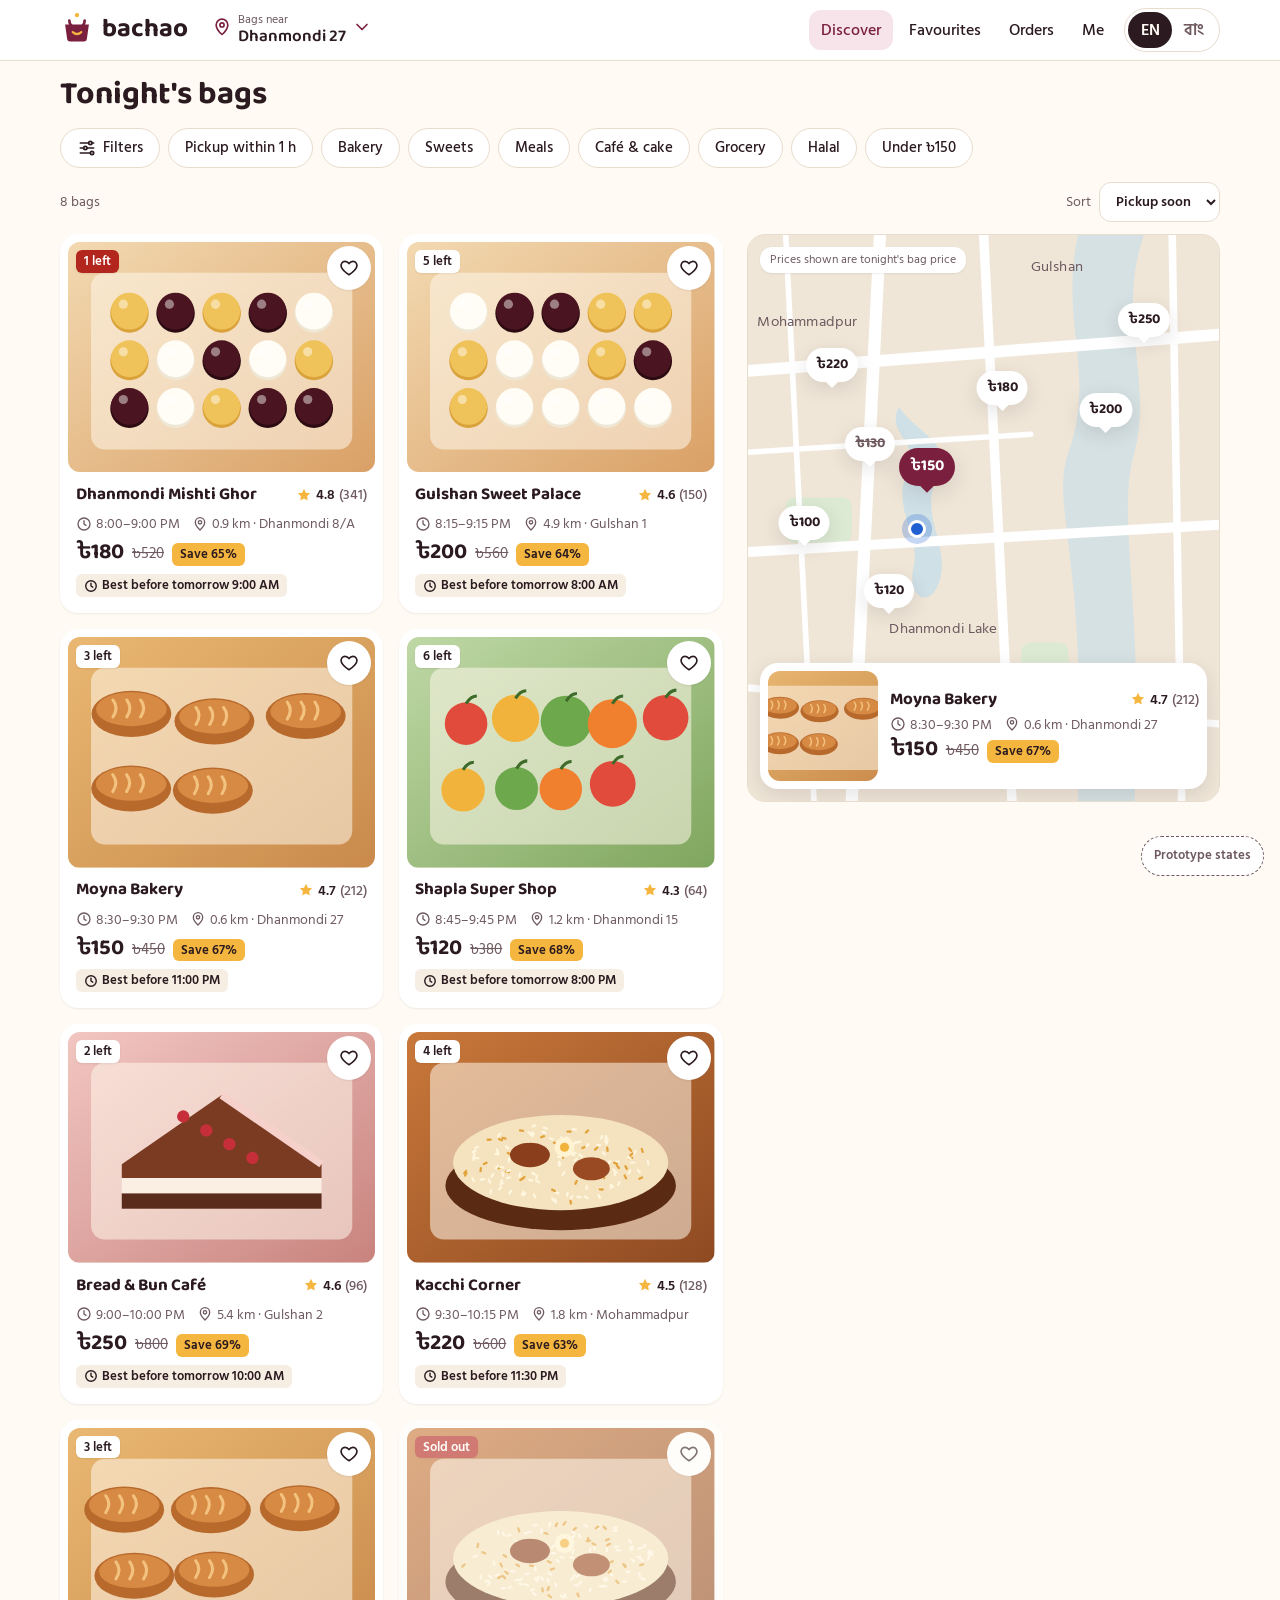
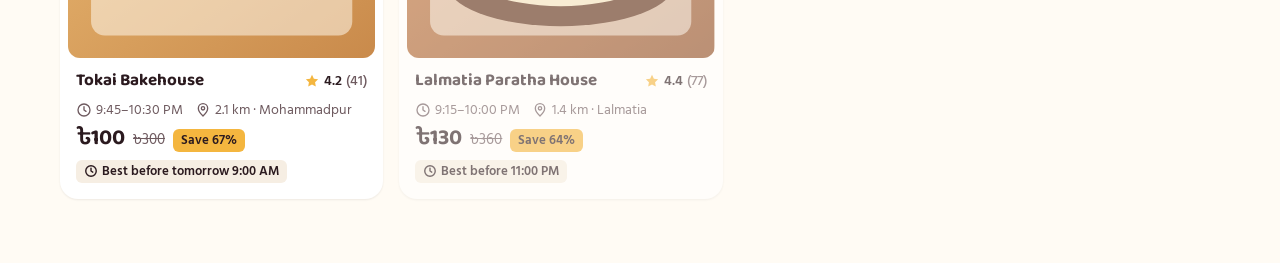
<file: prototype/app.html>
<!doctype html>
<html lang="en">
<head>
<meta charset="utf-8">
<meta name="viewport" content="width=device-width, initial-scale=1, viewport-fit=cover">
<title>Bachao App</title>
<meta name="theme-color" content="#7A1F3D">
<link rel="preconnect" href="https://fonts.googleapis.com">
<link rel="preconnect" href="https://fonts.gstatic.com" crossorigin>
<link rel="stylesheet" href="https://fonts.googleapis.com/css2?family=Baloo+Da+2:wght@500;600;700&family=Hind+Siliguri:wght@400;500;600&display=swap">
<link rel="stylesheet" href="assets/tokens.css">
<style>
  /* Buyer app. Layout: phone column with sticky top bar + bottom nav; from 900px a top header, list+map split and detail with sticky side panel. */
  :root { padding-top: env(safe-area-inset-top, 0px); }
  body { min-height: 100vh; }
  body::before { content: ""; position: fixed; inset: 0 0 auto; height: env(safe-area-inset-top, 0px); z-index: 30; background: var(--surface); }

  .topbar { position: sticky; top: env(safe-area-inset-top, 0px); z-index: 25; background: var(--surface); border-bottom: 1px solid var(--line); }
  .topbar .wrap { display: flex; align-items: center; gap: var(--s2); min-height: 60px; }
  .topbar .logo { display: none; }
  .area-btn { display: inline-flex; align-items: center; gap: 6px; min-height: 44px; border: 0; background: none; padding: 0 var(--s2) 0 0; cursor: pointer; text-align: left; min-width: 0; }
  .area-btn .lbl { display: grid; line-height: 1.2; min-width: 0; }
  .area-btn small { color: var(--muted); font-size: 12px; }
  .area-btn b { font: 600 17px/1.2 var(--font-display); white-space: nowrap; overflow: hidden; text-overflow: ellipsis; }
  .area-btn .icon { color: var(--primary); }
  .topbar .spacer { flex: 1; }
  .topbar .desk-nav { display: none; gap: var(--s1); }
  .topbar .desk-nav a { padding: var(--s2) var(--s3); border-radius: var(--r-md); color: var(--ink); text-decoration: none; font-weight: 500; }
  .topbar .desk-nav a[aria-current="page"] { background: var(--primary-soft); color: var(--primary); }
  @media (min-width: 900px) { .topbar .logo { display: inline-flex; margin-right: var(--s4); } .topbar .desk-nav { display: flex; } }

  .offline-banner { background: var(--warn-bg); color: var(--warn); font-size: 14px; font-weight: 500; }
  .offline-banner .wrap { display: flex; gap: var(--s2); align-items: center; padding-block: var(--s2); }

  main { padding-bottom: calc(96px + env(safe-area-inset-bottom, 0px)); }
  @media (min-width: 900px) { main { padding-bottom: var(--s8); } }

  /* bottom nav */
  .bottom-nav { position: fixed; left: 0; right: 0; bottom: 0; z-index: 25; background: var(--surface); border-top: 1px solid var(--line); display: grid; grid-template-columns: repeat(4, 1fr); padding: 4px max(8px, env(safe-area-inset-right, 0px)) calc(4px + env(safe-area-inset-bottom, 0px)) max(8px, env(safe-area-inset-left, 0px)); }
  .bottom-nav a { display: grid; justify-items: center; gap: 2px; min-height: 56px; align-content: center; text-decoration: none; color: var(--muted); font-size: 12px; font-weight: 600; position: relative; }
  .bottom-nav a .icon { width: 24px; height: 24px; }
  .bottom-nav a[aria-current="page"] { color: var(--primary); }
  .bottom-nav a[aria-current="page"] .icon { fill: var(--primary-soft); }
  .bottom-nav a[aria-current="page"]::before { content: ""; position: absolute; top: -4px; width: 32px; height: 3px; border-radius: 0 0 3px 3px; background: var(--primary); }
  @media (min-width: 900px) { .bottom-nav { display: none; } }
  body.no-nav .bottom-nav { display: none; }

  /* discover */
  .disc-head { display: grid; grid-template-columns: minmax(0, 1fr); gap: var(--s3); padding-block: var(--s4) var(--s3); }
  .disc-head h1 { font-size: clamp(24px, 4vw, 32px); }
  .toolbar { display: flex; align-items: center; gap: var(--s2); flex-wrap: wrap; justify-content: space-between; }
  .seg { display: inline-flex; background: var(--sunken); border-radius: var(--r-pill); padding: 3px; }
  .seg button { min-height: 40px; padding: 0 var(--s4); border: 0; background: none; border-radius: var(--r-pill); font-weight: 600; display: inline-flex; align-items: center; gap: 6px; cursor: pointer; color: var(--muted); }
  .seg button[aria-pressed="true"] { background: var(--surface); color: var(--ink); box-shadow: var(--sh-1); }
  .sort { display: inline-flex; align-items: center; gap: var(--s2); font-size: 14px; color: var(--muted); }
  .sort select { min-height: 40px; border: 1.5px solid var(--line); border-radius: var(--r-md); background: var(--surface); padding: 0 var(--s3); font-weight: 600; color: var(--ink); }
  .chip-row { display: flex; gap: var(--s2); align-items: center; }
  .chip-row .chips { flex: 1; min-width: 0; }
  .count { font-size: 14px; color: var(--muted); }
  .results { display: grid; gap: var(--s4); grid-template-columns: repeat(auto-fill, minmax(min(100%, 280px), 1fr)); }
  .disc-body { display: grid; gap: var(--s5); }
  .map-pane { display: none; }
  .disc-body.show-map .map-pane { display: block; }
  .disc-body.show-map .list-pane { display: none; }
  @media (min-width: 900px) {
    .disc-body { grid-template-columns: minmax(0, 1fr) minmax(0, 1fr); align-items: start; }
    .disc-body .map-pane, .disc-body.show-map .map-pane { display: block; position: sticky; top: 76px; }
    .disc-body.show-map .list-pane { display: block; }
    .seg { display: none; }
    .results { grid-template-columns: repeat(2, minmax(0, 1fr)); }
  }
  @media (min-width: 1200px) { .disc-body { grid-template-columns: 1.4fr 1fr; } .results { grid-template-columns: repeat(2, minmax(0, 1fr)); } }

  .map { position: relative; aspect-ratio: 4 / 5; max-width: 100%; border-radius: var(--r-lg); overflow: hidden; background: var(--map-land); border: 1px solid var(--line); }
  @media (min-width: 900px) { .map { aspect-ratio: 5 / 6; } }
  .map svg.base { position: absolute; inset: 0; width: 100%; height: 100%; }
  .pin { position: absolute; transform: translate(-50%, -100%); border: 0; background: var(--surface); color: var(--ink); font: 700 14px/1 var(--font-display); padding: 8px 10px; border-radius: var(--r-pill); box-shadow: var(--sh-2); cursor: pointer; min-height: 34px; white-space: nowrap; transition: transform var(--t-base) var(--ease); }
  .pin::after { content: ""; position: absolute; left: 50%; bottom: -6px; transform: translateX(-50%); border: 6px solid transparent; border-top-color: var(--surface); border-bottom: 0; }
  .pin.sel { background: var(--primary); color: var(--on-primary); transform: translate(-50%, -100%) scale(1.12); z-index: 2; }
  .pin.sel::after { border-top-color: var(--primary); }
  .pin.out { color: var(--muted); text-decoration: line-through; }
  .you { position: absolute; width: 18px; height: 18px; border-radius: 50%; background: var(--focus); border: 3px solid var(--surface); box-shadow: 0 0 0 6px color-mix(in srgb, var(--focus) 25%, transparent); transform: translate(-50%, -50%); }
  .map-card { position: absolute; left: var(--s3); right: var(--s3); bottom: var(--s3); }
  .map-card .bag-card { grid-template-columns: 110px 1fr; align-items: center; padding: var(--s2); box-shadow: var(--sh-2); }
  .map-card .bag-card .photo { aspect-ratio: 1; }
  .map-card .bag-card .photo .badge-left { display: none; }
  .map-card .bag-card .body { padding: 0; gap: 4px; }
  .map-card .bag-card .foot .badge-best, .map-card .bag-card .fav { display: none; }
  .map-legend { position: absolute; top: var(--s3); left: var(--s3); background: var(--surface); border-radius: var(--r-md); padding: 4px 10px; font-size: 12px; color: var(--muted); box-shadow: var(--sh-1); }

  /* detail */
  .back-row { display: flex; align-items: center; justify-content: space-between; padding-block: var(--s2); }
  .detail { display: grid; gap: var(--s5); }
  @media (min-width: 900px) { .detail { grid-template-columns: minmax(0, 1.5fr) minmax(320px, 1fr); align-items: start; gap: var(--s6); } }
  .gallery { display: grid; grid-auto-flow: column; grid-auto-columns: 100%; overflow-x: auto; scroll-snap-type: x mandatory; gap: var(--s2); border-radius: var(--r-lg); scrollbar-width: none; }
  .gallery::-webkit-scrollbar { display: none; }
  .gallery .photo { scroll-snap-align: start; border-radius: var(--r-lg); }
  .dots { display: flex; justify-content: center; gap: 6px; margin-top: var(--s2); }
  .dots span { width: 6px; height: 6px; border-radius: 50%; background: var(--line); }
  .dots span.on { background: var(--primary); width: 18px; border-radius: 3px; }
  .d-main { display: grid; gap: var(--s5); min-width: 0; }
  .d-title { display: grid; gap: var(--s2); }
  .d-title .row { display: flex; flex-wrap: wrap; gap: var(--s2); align-items: center; }
  .block { display: grid; gap: var(--s3); padding-top: var(--s5); border-top: 1px solid var(--line); }
  .block h2 { font-size: 20px; }
  .kv { display: grid; grid-template-columns: auto 1fr; gap: var(--s2) var(--s4); font-size: 15px; }
  .kv dt { color: var(--muted); }
  .kv dd { margin: 0; font-weight: 500; min-width: 0; overflow-wrap: anywhere; }
  .pickup-card { display: grid; gap: var(--s3); background: var(--sunken); border-radius: var(--r-lg); padding: var(--s4); }
  .pickup-card .big { font: 700 22px/1.2 var(--font-display); }
  .countdown { display: inline-flex; align-items: center; gap: 6px; font-weight: 600; font-size: 14px; color: var(--success); }
  .countdown.later { color: var(--muted); }
  .allergens { display: flex; flex-wrap: wrap; gap: var(--s2); }
  .mini-map { position: relative; aspect-ratio: 16 / 7; max-width: 100%; border-radius: var(--r-md); overflow: hidden; background: var(--map-land); }
  .mini-map svg { position: absolute; inset: 0; width: 100%; height: 100%; }
  .mini-map .pin { left: 50%; top: 58%; }
  .row-btns { display: flex; gap: var(--s2); flex-wrap: wrap; }
  .scores { display: grid; gap: var(--s2); }
  .score { display: grid; grid-template-columns: 90px 1fr 32px; gap: var(--s3); align-items: center; font-size: 14px; }
  .bar { height: 8px; border-radius: 4px; background: var(--sunken); overflow: hidden; }
  .bar i { display: block; height: 100%; background: var(--haldi); border-radius: 4px; }
  .review { display: grid; gap: 4px; padding-block: var(--s3); border-bottom: 1px solid var(--line); }
  .review:last-child { border-bottom: 0; }
  .review .who { display: flex; justify-content: space-between; font-size: 14px; color: var(--muted); }
  .review .who b { color: var(--ink); }
  .toggle-row { display: flex; align-items: center; justify-content: space-between; gap: var(--s3); min-height: 52px; }
  .switch { position: relative; width: 52px; height: 32px; flex: none; }
  .switch input { position: absolute; inset: 0; opacity: 0; margin: 0; cursor: pointer; z-index: 1; }
  .switch span { position: absolute; inset: 0; border-radius: 16px; background: var(--line); transition: background var(--t-base); }
  .switch span::after { content: ""; position: absolute; left: 4px; top: 4px; width: 24px; height: 24px; border-radius: 50%; background: var(--surface); box-shadow: var(--sh-1); transition: transform var(--t-base) var(--ease); }
  .switch input:checked + span { background: var(--primary); }
  .switch input:checked + span::after { transform: translateX(20px); }
  .switch input:focus-visible + span { outline: 3px solid var(--focus); outline-offset: 2px; }

  .side { display: grid; gap: var(--s4); }
  .buy-card { display: grid; gap: var(--s3); background: var(--surface); border: 1px solid var(--line); border-radius: var(--r-lg); padding: var(--s5); }
  .cta-bar { position: fixed; left: 0; right: 0; bottom: 0; z-index: 26; background: var(--surface); border-top: 1px solid var(--line); box-shadow: var(--sh-2); padding: var(--s3) max(16px, env(safe-area-inset-right, 0px)) calc(var(--s3) + env(safe-area-inset-bottom, 0px)) max(16px, env(safe-area-inset-left, 0px)); display: flex; gap: var(--s3); align-items: center; justify-content: space-between; }
  .cta-bar .price .was, .cta-bar .price .badge { font-size: 13px; }
  .cta-bar .btn { flex: 1 1 auto; max-width: 260px; }
  .cta-sub { font-size: 12px; color: var(--muted); }
  .buy-card .cta-desk { display: none; }
  @media (min-width: 900px) {
    .side { position: sticky; top: 80px; }
    .cta-bar { display: none; }
    .buy-card .cta-desk { display: flex; }
  }

  /* checkout */
  .narrow { max-width: 640px; margin-inline: auto; display: grid; gap: var(--s5); }
  .summary { display: grid; grid-template-columns: 88px 1fr; gap: var(--s3); align-items: center; background: var(--surface); border-radius: var(--r-lg); padding: var(--s3); border: 1px solid var(--line); }
  .summary .photo { aspect-ratio: 1; }
  .summary > div { min-width: 0; display: grid; gap: 4px; }
  .stepper { display: inline-flex; align-items: center; border: 1.5px solid var(--line); border-radius: var(--r-pill); background: var(--surface); }
  .stepper button { width: 48px; height: 48px; border: 0; background: none; border-radius: 50%; display: grid; place-items: center; cursor: pointer; color: var(--primary); }
  .stepper button:disabled { color: var(--line); cursor: not-allowed; }
  .stepper output { min-width: 32px; text-align: center; font: 700 20px/1 var(--font-display); }
  .pay-list { display: grid; gap: var(--s2); border: 0; padding: 0; margin: 0; }
  .pay-opt { position: relative; display: grid; grid-template-columns: 44px 1fr 24px; gap: var(--s3); align-items: center; padding: var(--s3) var(--s4); background: var(--surface); border: 1.5px solid var(--line); border-radius: var(--r-md); cursor: pointer; min-height: 64px; }
  .pay-opt input { position: absolute; opacity: 0; }
  .pay-opt .logo-box { width: 44px; height: 32px; border-radius: var(--r-sm); display: grid; place-items: center; font: 700 11px/1 var(--font-body); color: #fff; }
  .pay-opt .radio { width: 22px; height: 22px; border-radius: 50%; border: 2px solid var(--line); display: grid; place-items: center; }
  .pay-opt:has(input:checked) { border-color: var(--primary); background: var(--primary-soft); }
  .pay-opt:has(input:checked) .radio { border-color: var(--primary); }
  .pay-opt:has(input:checked) .radio::after { content: ""; width: 10px; height: 10px; border-radius: 50%; background: var(--primary); }
  .pay-opt:has(input:focus-visible) { outline: 3px solid var(--focus); outline-offset: 2px; }
  .pay-opt .t { display: grid; gap: 2px; min-width: 0; }
  .pay-opt .t small { color: var(--muted); font-size: 13px; }
  .rule { display: flex; gap: var(--s2); background: var(--warn-bg); color: var(--warn); padding: var(--s3); border-radius: var(--r-md); font-size: 14px; }
  .rule .icon { flex: none; margin-top: 2px; }
  .totals { display: grid; gap: var(--s2); }
  .totals .line { display: flex; justify-content: space-between; font-size: 15px; }
  .totals .line.total { font: 700 20px/1.2 var(--font-display); border-top: 1px dashed var(--line); padding-top: var(--s3); }
  .totals .line.saving { color: var(--success); font-weight: 600; }
  .alert { display: flex; gap: var(--s3); padding: var(--s4); border-radius: var(--r-md); background: var(--error-bg); color: var(--error); }
  .alert .icon { flex: none; width: 22px; height: 22px; }
  .alert b { display: block; }
  .alert p { color: var(--ink); font-size: 15px; }
  .fine { font-size: 13px; color: var(--muted); }

  /* OTP */
  .otp { display: grid; grid-template-columns: repeat(6, minmax(0, 1fr)); gap: var(--s2); }
  .otp input { width: 100%; height: 56px; text-align: center; font: 700 24px/1 var(--font-display); border: 1.5px solid var(--line); border-radius: var(--r-md); background: var(--surface); }
  .otp input:focus { outline: none; border-color: var(--primary); box-shadow: 0 0 0 3px var(--primary-soft); }
  .phone-row { display: flex; gap: var(--s2); }
  .phone-row .cc { flex: none; display: grid; place-items: center; padding: 0 var(--s3); border: 1.5px solid var(--line); border-radius: var(--r-md); background: var(--sunken); font-weight: 600; }

  /* order / ticket */
  .done-head { display: grid; justify-items: center; text-align: center; gap: var(--s2); padding-top: var(--s4); }
  .done-head .tick { width: 56px; height: 56px; border-radius: 50%; background: var(--success-bg); color: var(--success); display: grid; place-items: center; }
  .done-head .tick .icon { width: 30px; height: 30px; stroke-width: 3; }
  .ticket { background: var(--surface); border-radius: var(--r-lg); box-shadow: var(--sh-2); overflow: hidden; }
  .ticket .top { padding: var(--s5); display: grid; justify-items: center; gap: var(--s3); text-align: center; }
  .qr-box { background: #FFFFFF; padding: 12px; border-radius: var(--r-md); border: 1px solid var(--line); }
  .qr-box canvas { display: block; width: 168px; height: 168px; image-rendering: pixelated; }
  .code { font: 700 52px/1 var(--font-display); letter-spacing: .18em; color: var(--primary); padding-left: .18em; }
  .tear { height: 24px; position: relative; background: radial-gradient(circle at 0 50%, var(--bg) 12px, transparent 12.5px) left / 50% 100% no-repeat, radial-gradient(circle at 100% 50%, var(--bg) 12px, transparent 12.5px) right / 50% 100% no-repeat; }
  .tear::after { content: ""; position: absolute; left: 20px; right: 20px; top: 50%; border-top: 2px dashed var(--line); }
  .ticket .bottom { padding: var(--s4) var(--s5) var(--s5); display: grid; gap: var(--s3); }
  .big-count { font: 700 28px/1.1 var(--font-display); }
  .tip { display: flex; gap: var(--s2); font-size: 14px; color: var(--muted); align-items: center; }
  .phone-num { font-weight: 600; user-select: all; }

  /* demo controls */
  .demo-btn { position: fixed; right: max(16px, env(safe-area-inset-right, 0px)); bottom: calc(84px + env(safe-area-inset-bottom, 0px)); z-index: 24; border: 1.5px dashed var(--muted); background: var(--surface); color: var(--muted); border-radius: var(--r-pill); min-height: 40px; padding: 0 var(--s3); font-size: 13px; font-weight: 600; cursor: pointer; }
  body:not(.on-discover) .demo-btn { display: none; }
  @media (min-width: 900px) { .demo-btn { bottom: var(--s5); } }
  .demo-inline { justify-self: center; border: 1.5px dashed var(--muted); background: none; color: var(--muted); border-radius: var(--r-pill); min-height: 40px; padding: 0 var(--s3); font-size: 13px; font-weight: 600; cursor: pointer; }
  .opt-list { display: grid; gap: var(--s2); }
  .opt-list label { display: flex; gap: var(--s3); align-items: center; min-height: 48px; padding: 0 var(--s3); border: 1.5px solid var(--line); border-radius: var(--r-md); cursor: pointer; }
  .opt-list input { width: 20px; height: 20px; accent-color: var(--primary); }
  .sheet .sheet-head { display: flex; justify-content: space-between; align-items: center; gap: var(--s3); }
  .range-row { display: grid; gap: var(--s1); }
  .range-row label { display: flex; justify-content: space-between; font-weight: 600; }
  .range-row input { width: 100%; accent-color: var(--primary); min-height: 32px; }
</style>
</head>
<body>
<header class="topbar">
  <div class="wrap">
    <a class="logo" href="index.html" aria-label="Bachao home"><span id="logo-mark"></span><span>bachao</span></a>
    <button class="area-btn" id="area-btn" type="button"><span id="area-pin"></span><span class="lbl"><small data-i18n="pick_near">Bags near</small><b data-i18n="area_now">Dhanmondi 27</b></span><span id="area-chev"></span></button>
    <span class="spacer"></span>
    <nav class="desk-nav" aria-label="App">
      <a href="#discover" aria-current="page" data-i18n="nav_disc">Discover</a>
      <a href="#" data-soon data-i18n="nav_fav">Favourites</a>
      <a href="#" data-soon data-i18n="nav_orders">Orders</a>
      <a href="#" data-soon data-i18n="nav_me">Me</a>
    </nav>
    <div class="lang-toggle" role="group" aria-label="Language">
      <button type="button" data-lang="en" aria-pressed="true">EN</button>
      <button type="button" data-lang="bn" aria-pressed="false" lang="bn">বাং</button>
    </div>
  </div>
</header>
<div class="offline-banner" id="offline" role="status" hidden><div class="wrap"><span id="off-ic"></span><span data-i18n="offline">You're offline. Showing bags from 7:32 PM. Reserving needs a connection.</span></div></div>

<main id="view" tabindex="-1"></main>

<nav class="bottom-nav" aria-label="App">
  <a href="#discover" aria-current="page"><span data-ic="compass"></span><span data-i18n="nav_disc">Discover</span></a>
  <a href="#" data-soon><span data-ic="heart"></span><span data-i18n="nav_fav">Favourites</span></a>
  <a href="#" data-soon><span data-ic="receipt"></span><span data-i18n="nav_orders">Orders</span></a>
  <a href="#" data-soon><span data-ic="user"></span><span data-i18n="nav_me">Me</span></a>
</nav>
<button class="demo-btn" id="demo-btn" type="button" data-i18n="demo">Prototype states</button>
<div id="layer"></div>

<script src="assets/common.js" charset="utf-8"></script>
<script>
(function () {
  "use strict";
  const { t, n, tk, icon } = B;
  B.add({
    pick_near: "Bags near", area_now: "Dhanmondi 27", nav_disc: "Discover", nav_fav: "Favourites", nav_orders: "Orders", nav_me: "Me",
    offline: "You're offline. Showing bags from 7:32 PM. Reserving needs a connection.", demo: "Prototype states",
    d_h: "Tonight's bags", list: "List", map: "Map", sort_by: "Sort", s_soon: "Pickup soon", s_near: "Nearest", s_cheap: "Cheapest", s_top: "Top rated",
    f_now: "Pickup within 1 h", f_halal: "Halal", f_cheap: "Under ৳150", filters: "Filters", results: "{n} bags", map_legend: "Prices shown are tonight's bag price",
    e_none_h: "Nothing nearby right now", e_none_p: "Most shops list after 6 PM. Want a ping when they do?", e_notify: "Notify me", e_widen: "Show up to 10 km", e_clear: "Clear filters",
    e_filter_h: "No bags match these filters", e_filter_p: "Try removing a filter or two.",
    back: "Back", share: "Share", typical: "Typical contents", photos_note: "Photos from past bags. Yours will be a surprise.",
    worth: "Worth at least {v}", d_expect: "What to expect", d_items: "Usually inside", d_cat: "Category", d_best: "Best before",
    d_pickup: "Pickup", d_today: "Today", opens_in: "Pickup opens in {d}", open_now: "Open now · closes in {d}", closed: "Pickup closed",
    d_allergens: "Allergens", d_allergen_note: "May contain other allergens. Ask the shop if unsure.", no_allergens: "No common allergens listed",
    al_gluten: "Gluten", al_dairy: "Dairy", al_egg: "Egg", al_nuts: "Nuts",
    d_how: "How to pick up", d_where: "Where", directions: "Get directions", call: "Call shop",
    d_hygiene: "Hygiene & licence", d_lic: "Trade licence", d_checked: "Last checked", d_checked_v: "12 Oct 2026, in person", d_hyg_note: "Bachao visited this shop and checked its licence and kitchen before approving it.",
    d_reviews: "Reviews", r_quality: "Food quality", r_qty: "Quantity", r_staff: "Staff",
    notify_shop: "Notify me when this shop lists", notify_sub: "Usually lists around 6 PM",
    reserve: "Reserve", reserve_sub: "Free cancellation up to 2 h before pickup",
    sold_h: "All gone for tonight!", sold_p: "These shops nearby still have bags.",
    co_h: "Checkout", co_qty: "How many bags?", co_max: "Max {m} per person", co_pay: "Pay with",
    pm_bkash: "bKash", pm_bkash_s: "Last used · 01•••• ••482", pm_nagad: "Nagad", pm_nagad_s: "Pay with your Nagad wallet", pm_card: "Card", pm_card_s: "Visa, Mastercard, Amex", pm_cash: "Pay at pickup", pm_cash_s: "First order only",
    cash_rule: "First order only. If you don't pick up, you'll need to pay online for future orders.",
    co_bag: "Surprise Bag × {q}", co_fee: "Service fee", co_free: "Free", co_total: "Total", co_saving: "You save {v}",
    co_terms: "Surprise Bags can't be refunded if you change your mind, but you always get your money back if the shop cancels or the food is unsafe.",
    pay_btn: "Pay {v} with {m}", pay_cash_btn: "Reserve, pay {v} at pickup", paying: "Waiting for {m}…",
    fail_h: "{m} payment didn't go through", fail_p: "No money was taken. Your bag is held for 5 minutes. Try again or pick another method.", retry: "Try again",
    off_pay: "You're offline. Connect to reserve this bag.",
    otp_h: "What's your phone number?", otp_p: "We'll text you a 6-digit code. We only use your number for your orders.", phone: "Phone number", send_code: "Send code",
    otp_h2: "Enter the code", otp_p2: "Sent to +880 {p}.", otp_auto: "Code filled in from SMS", otp_resend: "Resend in 0:{s}", verify: "Verify & continue", change_no: "Change number",
    phone_err: "Enter the 10 digits after +880, starting with 1.",
    ok_h: "You're all set!", ok_p: "Your bag at {s} is reserved.", show_code: "Show this at the counter", order_no: "Order {o}",
    pickup_in: "Pickup opens in", pickup_open: "Pickup open · closes in", bright: "Turn your screen brightness up so the shop can scan it.",
    add_rem: "Remind me 30 min before", cancel_order: "Cancel order", cancel_note: "Free cancellation until {t}",
    shop_phone: "Shop phone",
    soon: "Not part of this prototype yet", copied: "Copied", demo_h: "Prototype states", demo_p: "Switch these to see empty, offline and error screens.",
    st_normal: "Normal", st_empty: "No bags nearby", st_offline: "Offline", st_fail: "Next payment fails", close: "Close", apply: "Apply",
    fl_h: "Filters", fl_dist: "Distance", fl_price: "Max price", fl_cat: "Category", up_to: "Up to {v}"
  }, {
    pick_near: "কাছের ব্যাগ", area_now: "ধানমন্ডি ২৭", nav_disc: "খুঁজুন", nav_fav: "পছন্দের", nav_orders: "অর্ডার", nav_me: "আমি",
    offline: "আপনি অফলাইনে আছেন। সন্ধ্যা ৭:৩২-এর তথ্য দেখানো হচ্ছে। রিজার্ভ করতে ইন্টারনেট লাগবে।", demo: "প্রোটোটাইপ অবস্থা",
    d_h: "আজ রাতের ব্যাগ", list: "তালিকা", map: "ম্যাপ", sort_by: "সাজান", s_soon: "শীঘ্রই পিকআপ", s_near: "সবচেয়ে কাছে", s_cheap: "সবচেয়ে কম দাম", s_top: "সেরা রেটিং",
    f_now: "১ ঘণ্টার মধ্যে পিকআপ", f_halal: "হালাল", f_cheap: "৳১৫০-এর নিচে", filters: "ফিল্টার", results: "{n}টি ব্যাগ", map_legend: "দেখানো দাম আজ রাতের ব্যাগের দাম",
    e_none_h: "এই মুহূর্তে কাছাকাছি কিছু নেই", e_none_p: "বেশিরভাগ দোকান সন্ধ্যা ৬টার পর ব্যাগ দেয়। দিলেই জানিয়ে দেব?", e_notify: "জানিয়ে দিন", e_widen: "১০ কিমি পর্যন্ত দেখুন", e_clear: "ফিল্টার মুছুন",
    e_filter_h: "এই ফিল্টারে কোনো ব্যাগ নেই", e_filter_p: "এক-দুটি ফিল্টার সরিয়ে দেখুন।",
    back: "ফিরে যান", share: "শেয়ার", typical: "সাধারণত যা থাকে", photos_note: "আগের ব্যাগের ছবি। আপনারটা হবে সারপ্রাইজ।",
    worth: "অন্তত {v} মূল্যের", d_expect: "কী আশা করবেন", d_items: "সাধারণত থাকে", d_cat: "ধরন", d_best: "ভালো থাকবে",
    d_pickup: "পিকআপ", d_today: "আজ", opens_in: "পিকআপ শুরু {d} পর", open_now: "এখন খোলা · বন্ধ হবে {d} পর", closed: "পিকআপ বন্ধ",
    d_allergens: "অ্যালার্জেন", d_allergen_note: "অন্য অ্যালার্জেনও থাকতে পারে। নিশ্চিত না হলে দোকানে জিজ্ঞেস করুন।", no_allergens: "সাধারণ কোনো অ্যালার্জেন নেই",
    al_gluten: "গ্লুটেন", al_dairy: "দুধ", al_egg: "ডিম", al_nuts: "বাদাম",
    d_how: "কীভাবে নেবেন", d_where: "ঠিকানা", directions: "পথ দেখুন", call: "দোকানে ফোন",
    d_hygiene: "পরিচ্ছন্নতা ও লাইসেন্স", d_lic: "ট্রেড লাইসেন্স", d_checked: "সর্বশেষ যাচাই", d_checked_v: "১২ অক্টোবর ২০২৬, সরাসরি গিয়ে", d_hyg_note: "অনুমোদনের আগে বাঁচাও দল দোকানে গিয়ে লাইসেন্স আর রান্নাঘর যাচাই করেছে।",
    d_reviews: "রিভিউ", r_quality: "খাবারের মান", r_qty: "পরিমাণ", r_staff: "ব্যবহার",
    notify_shop: "এই দোকান ব্যাগ দিলে জানান", notify_sub: "সাধারণত সন্ধ্যা ৬টার দিকে দেয়",
    reserve: "রিজার্ভ করুন", reserve_sub: "পিকআপের ২ ঘণ্টা আগে পর্যন্ত ফ্রি বাতিল",
    sold_h: "আজ রাতের সব শেষ!", sold_p: "কাছের এই দোকানগুলোতে এখনও ব্যাগ আছে।",
    co_h: "চেকআউট", co_qty: "কয়টি ব্যাগ?", co_max: "জনপ্রতি সর্বোচ্চ {m}টি", co_pay: "পেমেন্ট পদ্ধতি",
    pm_bkash: "বিকাশ", pm_bkash_s: "সর্বশেষ ব্যবহৃত · ০১•••• ••৪৮২", pm_nagad: "নগদ", pm_nagad_s: "আপনার নগদ ওয়ালেট দিয়ে", pm_card: "কার্ড", pm_card_s: "ভিসা, মাস্টারকার্ড, অ্যামেক্স", pm_cash: "দোকানে গিয়ে পেমেন্ট", pm_cash_s: "শুধু প্রথম অর্ডারে",
    cash_rule: "শুধু প্রথম অর্ডারে। না নিতে এলে পরের অর্ডারগুলো অনলাইনে পেমেন্ট করতে হবে।",
    co_bag: "সারপ্রাইজ ব্যাগ × {q}", co_fee: "সার্ভিস চার্জ", co_free: "ফ্রি", co_total: "মোট", co_saving: "আপনার সাশ্রয় {v}",
    co_terms: "মত বদলালে সারপ্রাইজ ব্যাগের টাকা ফেরত হয় না, তবে দোকান বাতিল করলে বা খাবার অনিরাপদ হলে সবসময় টাকা ফেরত পাবেন।",
    pay_btn: "{m} দিয়ে {v} দিন", pay_cash_btn: "রিজার্ভ করুন, দোকানে {v} দিন", paying: "{m}-এর অপেক্ষায়…",
    fail_h: "{m} পেমেন্ট হয়নি", fail_p: "আপনার কোনো টাকা কাটা হয়নি। ব্যাগটি ৫ মিনিট রাখা আছে। আবার চেষ্টা করুন বা অন্য পদ্ধতি বেছে নিন।", retry: "আবার চেষ্টা করুন",
    off_pay: "আপনি অফলাইনে। ব্যাগটি রিজার্ভ করতে ইন্টারনেটে যুক্ত হন।",
    otp_h: "আপনার ফোন নম্বর কত?", otp_p: "আমরা ৬ সংখ্যার একটি কোড পাঠাব। নম্বরটি শুধু আপনার অর্ডারের জন্য ব্যবহার হবে।", phone: "ফোন নম্বর", send_code: "কোড পাঠান",
    otp_h2: "কোডটি লিখুন", otp_p2: "+৮৮০ {p}-এ পাঠানো হয়েছে।", otp_auto: "এসএমএস থেকে কোড বসানো হয়েছে", otp_resend: "আবার পাঠান ০:{s} পর", verify: "যাচাই করে এগিয়ে যান", change_no: "নম্বর বদলান",
    phone_err: "+৮৮০-এর পরের ১০টি সংখ্যা লিখুন, ১ দিয়ে শুরু।",
    ok_h: "সব ঠিক আছে!", ok_p: "{s}-এ আপনার ব্যাগ রিজার্ভ হয়েছে।", show_code: "কাউন্টারে এটি দেখান", order_no: "অর্ডার {o}",
    pickup_in: "পিকআপ শুরু হতে বাকি", pickup_open: "পিকআপ চলছে · বন্ধ হতে বাকি", bright: "স্ক্রিনের উজ্জ্বলতা বাড়িয়ে দিন, যাতে দোকান স্ক্যান করতে পারে।",
    add_rem: "৩০ মিনিট আগে মনে করিয়ে দিন", cancel_order: "অর্ডার বাতিল", cancel_note: "{t} পর্যন্ত ফ্রি বাতিল",
    shop_phone: "দোকানের ফোন",
    soon: "এই প্রোটোটাইপে এখনও নেই", copied: "কপি হয়েছে", demo_h: "প্রোটোটাইপ অবস্থা", demo_p: "খালি, অফলাইন আর ত্রুটির স্ক্রিন দেখতে এগুলো বদলান।",
    st_normal: "স্বাভাবিক", st_empty: "কাছে কোনো ব্যাগ নেই", st_offline: "অফলাইন", st_fail: "পরের পেমেন্ট ব্যর্থ হবে", close: "বন্ধ", apply: "প্রয়োগ করুন",
    fl_h: "ফিল্টার", fl_dist: "দূরত্ব", fl_price: "সর্বোচ্চ দাম", fl_cat: "ধরন", up_to: "{v} পর্যন্ত"
  });

  /* ---------- state ---------- */
  const S = {
    mode: "list", sort: "soon", chips: new Set(), maxDist: 6, maxPrice: 400, selected: 1,
    demo: "normal", failNext: false, firstOrder: true, loggedIn: false, phone: "",
    qty: 1, pay: "bkash", payState: "idle", order: null
  };
  const PAY_NAMES = { bkash: "pm_bkash", nagad: "pm_nagad", card: "pm_card", cash: "pm_cash" };
  const view = document.getElementById("view");
  const layer = document.getElementById("layer");
  const bagById = (id) => B.bags.find((b) => b.id === +id);
  const esc = (s) => String(s).replace(/[&<>"]/g, (c) => ({ "&": "&amp;", "<": "&lt;", ">": "&gt;", '"': "&quot;" })[c]);

  function toast(msg) {
    document.querySelectorAll(".toast").forEach((t) => t.remove());
    const el = document.createElement("div");
    el.className = "toast"; el.setAttribute("role", "status"); el.textContent = msg;
    document.body.appendChild(el); setTimeout(() => el.remove(), 3000);
  }
  function countdownHtml(b) {
    const now = B.nowMin();
    if (now < b.start) return '<span class="countdown later">' + icon("clock") + t("opens_in", { d: B.dur(b.start - now) }) + "</span>";
    if (now < b.end) return '<span class="countdown">' + icon("clock") + t("open_now", { d: B.dur(b.end - now) }) + "</span>";
    return '<span class="countdown later">' + t("closed") + "</span>";
  }

  /* ---------- map ---------- */
  function mapBase() {
    // Stylised Dhaka: Dhanmondi Lake, Gulshan Lake, main roads.
    return '<svg class="base" viewBox="0 0 100 125" preserveAspectRatio="none" aria-hidden="true">' +
      '<rect width="100" height="125" fill="var(--map-land)"/>' +
      '<path d="M70 0 C66 20 74 30 68 48 C64 60 72 70 70 125 L82 125 C84 80 78 62 82 48 C86 32 78 18 84 0Z" fill="var(--map-water)" opacity=".8"/>' +
      '<path d="M32 38 C36 44 44 46 40 54 C36 62 44 70 40 78 C38 82 34 80 35 74 C37 66 30 60 34 52 C37 46 29 44 32 38Z" fill="var(--map-water)"/>' +
      '<rect x="8" y="58" width="14" height="10" rx="2" fill="var(--map-park)"/><rect x="58" y="90" width="10" height="14" rx="2" fill="var(--map-park)"/>' +
      '<g stroke="var(--map-road)" stroke-linecap="round" fill="none"><path d="M0 30 L100 22" stroke-width="2.6"/><path d="M0 70 L100 64" stroke-width="2.2"/><path d="M28 0 L22 125" stroke-width="2.6"/><path d="M50 0 L56 125" stroke-width="2"/><path d="M0 100 L100 108" stroke-width="1.6"/><path d="M8 0 L14 125" stroke-width="1.2"/><path d="M0 48 L60 44" stroke-width="1.2"/><path d="M90 0 L92 125" stroke-width="1.6"/></g>' +
      '<g font-size="3.2" fill="var(--muted)" font-family="Hind Siliguri, sans-serif"><text x="30" y="88">' + (B.lang === "bn" ? "ধানমন্ডি লেক" : "Dhanmondi Lake") + '</text><text x="60" y="8">' + (B.lang === "bn" ? "গুলশান" : "Gulshan") + '</text><text x="2" y="20">' + (B.lang === "bn" ? "মোহাম্মদপুর" : "Mohammadpur") + "</text></g></svg>";
  }

  /* ---------- discover ---------- */
  function filtered() {
    if (S.demo === "empty") return [];
    let list = B.bags.filter((b) => b.dist <= S.maxDist && b.price <= S.maxPrice);
    const cats = ["bakery", "sweets", "meals", "grocery", "cake"].filter((c) => S.chips.has(c));
    if (cats.length) list = list.filter((b) => cats.includes(b.cat));
    if (S.chips.has("halal")) list = list.filter((b) => b.halal);
    if (S.chips.has("cheap")) list = list.filter((b) => b.price < 150);
    if (S.chips.has("now")) list = list.filter((b) => b.start - B.nowMin() <= 60 && b.end > B.nowMin());
    const avail = (b) => b.left === 0 ? 1 : 0;
    const by = { soon: (a, b) => a.start - b.start || a.dist - b.dist, near: (a, b) => a.dist - b.dist, cheap: (a, b) => a.price - b.price, top: (a, b) => b.rating - a.rating };
    return list.sort((a, b) => avail(a) - avail(b) || by[S.sort](a, b));
  }
  const CHIPS = [["now", "f_now"], ["bakery", "cat_bakery"], ["sweets", "cat_sweets"], ["meals", "cat_meals"], ["cake", "cat_cake"], ["grocery", "cat_grocery"], ["halal", "f_halal"], ["cheap", "f_cheap"]];

  function renderDiscover() {
    document.body.classList.remove("no-nav");
    const list = filtered();
    const sel = list.find((b) => b.id === S.selected) || list[0];
    if (sel) S.selected = sel.id;
    const emptyAll = S.demo === "empty";
    const empty = emptyAll
      ? '<div class="empty">' + spot() + '<h2 class="t-h2">' + t("e_none_h") + "</h2><p>" + t("e_none_p") + '</p><div class="row-btns" style="justify-content:center"><button class="btn btn-primary" data-act="notify">' + icon("bell") + t("e_notify") + '</button><button class="btn btn-secondary" data-act="widen">' + t("e_widen") + "</button></div></div>"
      : '<div class="empty">' + spot() + '<h2 class="t-h2">' + t("e_filter_h") + "</h2><p>" + t("e_filter_p") + '</p><button class="btn btn-secondary" data-act="clear">' + t("e_clear") + "</button></div>";

    view.innerHTML = '<div class="wrap">' +
      '<div class="disc-head"><div class="toolbar"><h1>' + t("d_h") + '</h1><div class="seg" role="group" aria-label="View"><button data-mode="list" aria-pressed="' + (S.mode === "list") + '">' + icon("list") + t("list") + '</button><button data-mode="map" aria-pressed="' + (S.mode === "map") + '">' + icon("map") + t("map") + "</button></div></div>" +
      '<div class="chip-row"><button class="chip" id="filters-btn" aria-haspopup="dialog">' + icon("sliders") + t("filters") + '</button><div class="chips" role="group" aria-label="' + t("filters") + '">' +
      CHIPS.map(([k, l]) => '<button class="chip" data-chip="' + k + '" aria-pressed="' + S.chips.has(k) + '"><span class="check">' + icon("check") + "</span>" + t(l) + "</button>").join("") + "</div></div>" +
      '<div class="toolbar"><span class="count" aria-live="polite">' + t("results", { n: n(list.length) }) + '</span><label class="sort">' + t("sort_by") + ' <select id="sort">' +
      [["soon", "s_soon"], ["near", "s_near"], ["cheap", "s_cheap"], ["top", "s_top"]].map(([v, l]) => '<option value="' + v + '"' + (S.sort === v ? " selected" : "") + ">" + t(l) + "</option>").join("") + "</select></label></div></div>" +
      '<div class="disc-body' + (S.mode === "map" ? " show-map" : "") + '"><section class="list-pane" aria-label="' + t("list") + '">' +
      (list.length ? '<div class="results">' + list.map((b) => B.bagCard(b, "#bag-" + b.id)).join("") + "</div>" : empty) +
      '</section><section class="map-pane" aria-label="' + t("map") + '"><div class="map">' + mapBase() + '<span class="map-legend">' + t("map_legend") + "</span>" +
      '<span class="you" style="left:36%;top:52%" title="You"></span>' +
      list.map((b) => '<button class="pin' + (b.id === S.selected ? " sel" : "") + (b.left === 0 ? " out" : "") + '" style="left:' + b.x + "%;top:" + b.y + '%" data-pin="' + b.id + '" aria-label="' + esc(B.shopName(b)) + ", " + tk(b.price) + '">' + tk(b.price) + "</button>").join("") +
      (sel ? '<div class="map-card">' + B.bagCard(sel, "#bag-" + sel.id) + "</div>" : "") +
      "</div></section></div></div>";
  }
  function spot() {
    return '<svg class="spot" viewBox="0 0 120 120" aria-hidden="true"><circle cx="60" cy="60" r="56" fill="var(--haldi-soft)"/><path d="M34 50h52l-4 46a6 6 0 0 1-6 5H44a6 6 0 0 1-6-5z" fill="var(--primary)"/><path d="M46 50a14 14 0 0 1 28 0" fill="none" stroke="var(--primary)" stroke-width="5" stroke-linecap="round"/><circle cx="60" cy="28" r="4" fill="var(--haldi)"/><path d="M50 78q10-7 20 0" fill="none" stroke="var(--haldi)" stroke-width="4" stroke-linecap="round"/></svg>';
  }

  /* ---------- detail ---------- */
  function renderDetail(b) {
    document.body.classList.add("no-nav");
    if (b.left === 0) return renderSoldOut(b);
    const allergens = b.allergens.length ? b.allergens.map((a) => '<span class="badge badge-best">' + t("al_" + a) + "</span>").join("") : '<span class="t-small t-muted">' + t("no_allergens") + "</span>";
    const reviews = [
      { who: B.lang === "bn" ? "সাদিয়া" : "Sadia", s: 5, d: B.lang === "bn" ? "২ দিন আগে" : "2 days ago", tx: B.lang === "bn" ? "অনেক কিছু ছিল, সব তাজা। দুই দিন নাস্তা হয়ে গেল।" : "So much in it and all fresh. Breakfast sorted for two days." },
      { who: B.lang === "bn" ? "রাফি" : "Rafi", s: 4, d: B.lang === "bn" ? "৫ দিন আগে" : "5 days ago", tx: B.lang === "bn" ? "ভালো ছিল, তবে কাউন্টারে একটু অপেক্ষা করতে হয়েছে।" : "Good bag, had to wait a few minutes at the counter though." },
      { who: B.lang === "bn" ? "মিম" : "Mim", s: 5, d: B.lang === "bn" ? "১ সপ্তাহ আগে" : "1 week ago", tx: B.lang === "bn" ? "স্টাফরা খুব ভদ্র। আবার নেব।" : "Staff were lovely. Will order again." }
    ];
    const scoreRow = (k, v) => '<div class="score"><span>' + t(k) + '</span><span class="bar"><i style="width:' + (v / 5 * 100) + '%"></i></span><b class="num">' + n(v.toFixed(1)) + "</b></div>";
    const buy = '<div class="buy-card"><div style="display:flex;justify-content:space-between;align-items:center;gap:8px;flex-wrap:wrap">' + B.priceHtml(b) + B.leftBadge(b) + "</div>" +
      '<p class="t-small t-muted">' + t("worth", { v: tk(b.was) }) + "</p>" +
      '<div class="pickup-card"><span class="t-small t-muted">' + t("d_pickup") + " · " + t("d_today") + '</span><span class="big num">' + B.windowText(b.start, b.end) + "</span>" + countdownHtml(b) +
      '<span class="badge badge-best' + (B.bestSoon(b) ? " soon" : "") + '" style="justify-self:start">' + icon("clock") + B.bestText(b) + "</span></div>" +
      '<a class="btn btn-primary btn-lg btn-block cta-desk" href="#checkout-' + b.id + '">' + icon("bag") + t("reserve") + '</a><p class="fine cta-desk">' + t("reserve_sub") + "</p>" +
      '<div class="toggle-row"><div><b style="font-size:15px">' + t("notify_shop") + '</b><div class="fine">' + t("notify_sub") + '</div></div><label class="switch"><input type="checkbox" id="notify-shop" aria-label="' + t("notify_shop") + '"><span></span></label></div></div>';

    view.innerHTML = '<div class="wrap">' +
      '<div class="back-row"><a class="btn btn-ghost" href="#discover" style="padding-left:8px">' + icon("back") + t("back") + '</a><button class="icon-btn fav" aria-pressed="false" data-fav="' + b.id + '" aria-label="' + t("fav") + '">' + icon("heart") + "</button></div>" +
      '<div class="detail"><div class="d-main">' +
      '<div><div class="gallery" id="gallery" aria-label="' + t("typical") + '">' + [0, 10, 20].map((o, i) => '<div class="photo">' + B.foodArt(b.cat, b.id + o) + '<span class="tag">' + t("typical") + " · " + n(i + 1) + "/" + n(3) + "</span></div>").join("") + '</div><div class="dots" aria-hidden="true"><span class="on"></span><span></span><span></span></div><p class="fine" style="text-align:center;margin-top:4px">' + t("photos_note") + "</p></div>" +
      '<div class="d-title"><h1 class="t-h1">' + B.shopName(b) + '</h1><div class="row"><span class="rating">' + B.starIcon + n(b.rating) + ' <span class="count">(' + n(b.reviews) + ")</span></span><span class=\"t-small t-muted\">· " + n(b.dist) + " " + t("km") + " · " + B.areaName(b) + '</span></div><div class="row"><span class="badge badge-verified">' + icon("shield") + t("verified") + "</span>" + (b.halal ? '<span class="badge badge-halal">' + icon("moon") + t("halal") + "</span>" : "") + '<span class="badge badge-best">' + t("cat_" + b.cat) + "</span></div></div>" +
      '<div class="side" id="side-mobile"></div>' +
      '<div class="block"><h2>' + t("d_expect") + '</h2><dl class="kv"><dt>' + t("d_items") + "</dt><dd>" + (B.lang === "bn" ? b.itemsBn : b.items) + "</dd><dt>" + t("d_cat") + "</dt><dd>" + t("cat_" + b.cat) + "</dd><dt>" + t("d_best") + "</dt><dd>" + B.bestText(b) + "</dd></dl></div>" +
      '<div class="block"><h2>' + t("d_allergens") + '</h2><div class="allergens">' + allergens + '</div><p class="fine">' + t("d_allergen_note") + "</p></div>" +
      '<div class="block"><h2>' + t("d_how") + "</h2><p>" + (B.lang === "bn" ? b.pickupBn : b.pickup) + '</p><div class="mini-map">' + mapBase() + '<span class="pin sel">' + tk(b.price) + '</span></div><dl class="kv"><dt>' + t("d_where") + "</dt><dd>" + (B.lang === "bn" ? b.addrBn : b.addr) + '</dd></dl><div class="row-btns"><a class="btn btn-secondary" href="https://www.google.com/maps/search/?api=1&query=' + encodeURIComponent(b.addr + ", Dhaka") + '" target="_blank" rel="noopener">' + icon("nav") + t("directions") + "</a></div></div>" +
      '<div class="block"><h2>' + t("d_hygiene") + '</h2><dl class="kv"><dt>' + t("d_lic") + '</dt><dd class="num">' + b.licence + "</dd><dt>" + t("d_checked") + "</dt><dd>" + t("d_checked_v") + '</dd></dl><p class="t-small t-muted">' + t("d_hyg_note") + "</p></div>" +
      '<div class="block"><h2>' + t("d_reviews") + ' <span class="rating" style="vertical-align:middle">' + B.starIcon + n(b.rating) + ' <span class="count">(' + n(b.reviews) + ')</span></span></h2><div class="scores">' + scoreRow("r_quality", b.q) + scoreRow("r_qty", b.qty) + scoreRow("r_staff", b.staff) + "</div><div>" +
      reviews.map((r) => '<div class="review"><div class="who"><b>' + r.who + "</b><span>" + "★".repeat(r.s) + " · " + r.d + "</span></div><p>" + r.tx + "</p></div>").join("") + "</div></div>" +
      '</div><aside class="side" id="side-desk"></aside></div></div>' +
      '<div class="cta-bar"><div>' + B.priceHtml(b) + '<div class="cta-sub">' + B.windowText(b.start, b.end) + '</div></div><a class="btn btn-primary btn-lg" href="#checkout-' + b.id + '">' + t("reserve") + "</a></div>";

    const target = matchMedia("(min-width: 900px)").matches ? "side-desk" : "side-mobile";
    document.getElementById(target).innerHTML = buy;
    const g = document.getElementById("gallery"), dots = view.querySelectorAll(".dots span");
    g.addEventListener("scroll", () => { const i = Math.round(g.scrollLeft / g.clientWidth); dots.forEach((d, k) => d.classList.toggle("on", k === i)); }, { passive: true });
  }
  function renderSoldOut(b) {
    const alts = B.bags.filter((x) => x.id !== b.id && x.left > 0).sort((x, y) => x.dist - y.dist).slice(0, 3);
    view.innerHTML = '<div class="wrap"><div class="back-row"><a class="btn btn-ghost" href="#discover" style="padding-left:8px">' + icon("back") + t("back") + "</a></div>" +
      '<div class="empty">' + spot() + '<p class="eyebrow">' + B.shopName(b) + '</p><h1 class="t-h1">' + t("sold_h") + "</h1><p>" + t("sold_p") + "</p></div>" +
      '<div class="results">' + alts.map((x) => B.bagCard(x, "#bag-" + x.id)).join("") + "</div></div>";
  }

  /* ---------- checkout ---------- */
  function renderCheckout(b) {
    document.body.classList.add("no-nav");
    if (b.left === 0) return renderSoldOut(b);
    const max = Math.min(b.left, 3);
    S.qty = Math.min(S.qty, max);
    if (!S.firstOrder && S.pay === "cash") S.pay = "bkash";
    const total = b.price * S.qty, saving = (b.was - b.price) * S.qty;
    const mName = t(PAY_NAMES[S.pay]);
    const opt = (k, color, label, sub, extra) => '<label class="pay-opt"><input type="radio" name="pay" value="' + k + '"' + (S.pay === k ? " checked" : "") + (extra || "") + '><span class="logo-box" style="background:' + color + '">' + label + '</span><span class="t"><b>' + t(PAY_NAMES[k]) + "</b><small>" + t(sub) + '</small></span><span class="radio"></span></label>';
    const busy = S.payState === "paying";
    const btnLabel = busy ? '<span class="spin" aria-hidden="true"></span>' + t("paying", { m: mName }) : S.pay === "cash" ? t("pay_cash_btn", { v: tk(total) }) : t("pay_btn", { v: tk(total), m: mName });

    view.innerHTML = '<div class="wrap"><div class="back-row"><a class="btn btn-ghost" href="#bag-' + b.id + '" style="padding-left:8px">' + icon("back") + t("back") + "</a></div>" +
      '<div class="narrow"><h1 class="t-h1">' + t("co_h") + "</h1>" +
      (S.payState === "failed" ? '<div class="alert" role="alert">' + icon("alert") + "<div><b>" + t("fail_h", { m: mName }) + "</b><p>" + t("fail_p") + "</p></div></div>" : "") +
      (S.demo === "offline" ? '<div class="alert" role="alert">' + icon("wifioff") + "<div><b>" + t("off_pay") + "</b></div></div>" : "") +
      '<div class="summary"><div class="photo">' + B.foodArt(b.cat, b.id) + '</div><div><b class="t-h3">' + B.shopName(b) + '</b><span class="t-small t-muted">' + t("d_pickup") + " · " + B.windowText(b.start, b.end) + '</span><span class="badge badge-best' + (B.bestSoon(b) ? " soon" : "") + '" style="justify-self:start">' + icon("clock") + B.bestText(b) + "</span></div></div>" +
      '<div class="toggle-row"><div><b>' + t("co_qty") + '</b><div class="fine">' + t("co_max", { m: n(max) }) + '</div></div><div class="stepper"><button type="button" data-qty="-1" aria-label="−"' + (S.qty <= 1 ? " disabled" : "") + ">" + icon("minus") + '</button><output class="num" aria-live="polite">' + n(S.qty) + '</output><button type="button" data-qty="1" aria-label="+"' + (S.qty >= max ? " disabled" : "") + ">" + icon("plus") + "</button></div></div>" +
      '<fieldset class="pay-list"><legend class="t-h3" style="margin-bottom:8px">' + t("co_pay") + "</legend>" +
      opt("bkash", "#C8195E", "bKash", "pm_bkash_s") + opt("nagad", "#D9480F", "Nagad", "pm_nagad_s") + opt("card", "#2B3A55", icon("card"), "pm_card_s") +
      (S.firstOrder ? opt("cash", "#2F7D4F", icon("cash"), "pm_cash_s") : "") + "</fieldset>" +
      (S.pay === "cash" ? '<div class="rule">' + icon("info") + "<span>" + t("cash_rule") + "</span></div>" : "") +
      '<div class="totals"><div class="line"><span>' + t("co_bag", { q: n(S.qty) }) + '</span><span class="num">' + tk(total) + '</span></div><div class="line"><span>' + t("co_fee") + "</span><span>" + t("co_free") + '</span></div><div class="line total"><span>' + t("co_total") + '</span><span class="num">' + tk(total) + '</span></div><div class="line saving"><span>' + t("co_saving", { v: tk(saving) }) + "</span></div></div>" +
      '<p class="fine">' + t("co_terms") + "</p>" +
      '<button class="btn btn-primary btn-lg btn-block" id="pay" type="button"' + (busy ? ' aria-disabled="true"' : "") + (S.demo === "offline" ? " disabled" : "") + ">" + (S.payState === "failed" ? t("retry") : btnLabel) + '</button><button type="button" class="demo-inline" data-act="demo">' + t("demo") + "</button></div></div>";
  }
  function startPay(b) {
    if (S.payState === "paying" || S.demo === "offline") return;
    if (!S.loggedIn) return openOtp(() => startPay(b));
    S.payState = "paying"; renderCheckout(b);
    setTimeout(() => {
      if (S.failNext) { S.failNext = false; S.payState = "failed"; setDemoRadio(); renderCheckout(b); document.querySelector(".alert")?.scrollIntoView({ block: "center" }); return; }
      S.payState = "idle";
      S.order = { bag: b.id, qty: S.qty, code: String(1000 + Math.floor(Math.random() * 9000)), no: "BCH-" + (20000 + Math.floor(Math.random() * 9999)), pay: S.pay };
      S.firstOrder = false;
      location.hash = "order-" + b.id;
    }, 1400);
  }

  /* ---------- OTP sheet ---------- */
  function openOtp(done) {
    let step = "phone", secs = 28, timer;
    const close = () => { clearInterval(timer); layer.innerHTML = ""; };
    function draw() {
      if (step === "phone") {
        layer.innerHTML = '<div class="scrim" data-close><div class="sheet" role="dialog" aria-modal="true" aria-labelledby="otp-h"><div class="handle"></div><div class="sheet-head"><h2 class="t-h2" id="otp-h">' + t("otp_h") + '</h2><button class="icon-btn" data-close aria-label="' + t("close") + '">' + icon("x") + "</button></div><p class=\"t-muted\">" + t("otp_p") + '</p><form id="ph-form" class="field" novalidate><label for="ph">' + t("phone") + '</label><div class="phone-row"><span class="cc">+880</span><input class="input" id="ph" inputmode="numeric" autocomplete="tel-national" maxlength="10" placeholder="1712 345678" value="' + S.phone + '"></div><span class="helper err" id="ph-err" hidden>' + icon("alert") + t("phone_err") + '</span><button class="btn btn-primary btn-lg btn-block" style="margin-top:8px">' + t("send_code") + "</button></form></div></div>";
        const ph = document.getElementById("ph"); ph.focus();
        document.getElementById("ph-form").addEventListener("submit", (e) => {
          e.preventDefault();
          const v = ph.value.replace(/\D/g, "");
          if (!/^1\d{9}$/.test(v)) { ph.setAttribute("aria-invalid", "true"); document.getElementById("ph-err").hidden = false; return; }
          S.phone = v; step = "otp"; draw();
        });
      } else {
        layer.innerHTML = '<div class="scrim" data-close><div class="sheet" role="dialog" aria-modal="true" aria-labelledby="otp-h"><div class="handle"></div><div class="sheet-head"><h2 class="t-h2" id="otp-h">' + t("otp_h2") + '</h2><button class="icon-btn" data-close aria-label="' + t("close") + '">' + icon("x") + "</button></div><p class=\"t-muted\">" + t("otp_p2", { p: n(S.phone) }) + '</p><form id="otp-form" class="field"><div class="otp">' + [0, 1, 2, 3, 4, 5].map((i) => '<input inputmode="numeric" maxlength="1" autocomplete="' + (i ? "off" : "one-time-code") + '" aria-label="Digit ' + (i + 1) + '">').join("") + '</div><span class="helper" id="otp-note"></span><button class="btn btn-primary btn-lg btn-block" style="margin-top:8px">' + t("verify") + '</button><button type="button" class="btn btn-ghost" id="chg">' + t("change_no") + "</button></form></div></div>";
        const boxes = [...layer.querySelectorAll(".otp input")], note = document.getElementById("otp-note");
        boxes.forEach((bx, i) => {
          bx.addEventListener("input", () => { bx.value = bx.value.replace(/\D/g, "").slice(-1); if (bx.value && boxes[i + 1]) boxes[i + 1].focus(); });
          bx.addEventListener("keydown", (e) => { if (e.key === "Backspace" && !bx.value && boxes[i - 1]) boxes[i - 1].focus(); });
          bx.addEventListener("paste", (e) => { const d = (e.clipboardData.getData("text") || "").replace(/\D/g, "").slice(0, 6); if (d) { e.preventDefault(); d.split("").forEach((c, k) => { if (boxes[k]) boxes[k].value = c; }); } });
        });
        boxes[0].focus();
        timer = setInterval(() => { secs = Math.max(0, secs - 1); note.textContent = t("otp_resend", { s: n(String(secs).padStart(2, "0")) }); }, 1000);
        // Simulates Android WebOTP auto-read.
        setTimeout(() => { if (!document.body.contains(boxes[0])) return; "482193".split("").forEach((c, k) => { boxes[k].value = c; }); note.textContent = t("otp_auto"); }, 1500);
        document.getElementById("chg").addEventListener("click", () => { clearInterval(timer); step = "phone"; draw(); });
        document.getElementById("otp-form").addEventListener("submit", (e) => { e.preventDefault(); if (boxes.some((x) => !x.value)) { boxes.find((x) => !x.value).focus(); return; } S.loggedIn = true; close(); done(); });
      }
      layer.querySelectorAll("[data-close]").forEach((el) => el.addEventListener("click", (e) => { if (e.target === el || el.classList.contains("icon-btn")) close(); }));
    }
    draw();
  }

  /* ---------- order ---------- */
  function renderOrder(b) {
    document.body.classList.remove("no-nav");
    const o = S.order || { bag: b.id, qty: 1, code: "4821", no: "BCH-20417", pay: "bkash" };
    const shopPhone = "+880 1711-" + (300000 + b.id * 1234);
    view.innerHTML = '<div class="wrap"><div class="narrow" style="padding-top:var(--s4)">' +
      '<div class="done-head"><span class="tick">' + icon("check") + '</span><h1 class="t-h1">' + t("ok_h") + '</h1><p class="t-muted">' + t("ok_p", { s: B.shopName(b) }) + "</p></div>" +
      '<div class="ticket"><div class="top"><span class="eyebrow">' + t("show_code") + '</span><div class="qr-box"><canvas id="qr" width="29" height="29" aria-label="QR code ' + o.code + '"></canvas></div><div class="code num" aria-label="Pickup code ' + o.code.split("").join(" ") + '">' + n(o.code) + '</div><span class="t-small t-muted">' + t("order_no", { o: o.no }) + " · " + t("co_bag", { q: n(o.qty) }) + '</span></div><div class="tear" aria-hidden="true"></div>' +
      '<div class="bottom"><div><span class="t-small t-muted" id="cd-label"></span><div class="big-count num" id="cd" aria-live="polite"></div></div>' +
      '<dl class="kv"><dt>' + t("d_pickup") + '</dt><dd class="num">' + B.windowText(b.start, b.end) + "</dd><dt>" + t("d_where") + "</dt><dd>" + B.shopName(b) + ", " + (B.lang === "bn" ? b.addrBn : b.addr) + "</dd><dt>" + t("shop_phone") + '</dt><dd><span class="phone-num num">' + shopPhone + "</span></dd></dl>" +
      '<div class="row-btns"><a class="btn btn-primary" href="https://www.google.com/maps/search/?api=1&query=' + encodeURIComponent(b.addr + ", Dhaka") + '" target="_blank" rel="noopener">' + icon("nav") + t("directions") + '</a><button class="btn btn-secondary" id="call" data-phone="' + shopPhone + '">' + icon("phone") + t("call") + "</button></div>" +
      '<p class="tip">' + icon("sun") + t("bright") + "</p></div></div>" +
      '<div class="toggle-row"><b>' + t("add_rem") + '</b><label class="switch"><input type="checkbox" id="rem" checked aria-label="' + t("add_rem") + '"><span></span></label></div>' +
      '<button class="btn btn-ghost" id="cancel" style="justify-self:center;color:var(--error)">' + t("cancel_order") + '</button><p class="fine" style="text-align:center;margin-top:-16px">' + t("cancel_note", { t: B.clock(b.start - 120) }) + "</p></div></div>";
    drawQR(o.code);
    tickOrder(b);
  }
  function tickOrder(b) {
    const lbl = document.getElementById("cd-label"), cd = document.getElementById("cd");
    if (!cd) return;
    const now = B.nowMin();
    if (now < b.start) { lbl.textContent = t("pickup_in"); cd.textContent = B.dur(b.start - now); }
    else if (now < b.end) { lbl.textContent = t("pickup_open"); cd.textContent = B.dur(b.end - now); }
    else { lbl.textContent = ""; cd.textContent = t("closed"); }
  }
  function drawQR(code) {
    // Visual stand-in for a real QR (production: encode the order token with a QR library).
    const c = document.getElementById("qr"), x = c.getContext("2d"), N = 29, r = B.mulberry(+code);
    x.fillStyle = "#FFFFFF"; x.fillRect(0, 0, N, N); x.fillStyle = "#1A1114";
    for (let i = 0; i < N; i++) for (let j = 0; j < N; j++) if (r() > .52) x.fillRect(i, j, 1, 1);
    [[0, 0], [N - 7, 0], [0, N - 7]].forEach(([a, b2]) => { x.fillStyle = "#FFFFFF"; x.fillRect(a - 1 < 0 ? a : a - 1, b2 - 1 < 0 ? b2 : b2 - 1, 9, 9); x.fillStyle = "#1A1114"; x.fillRect(a, b2, 7, 7); x.fillStyle = "#FFFFFF"; x.fillRect(a + 1, b2 + 1, 5, 5); x.fillStyle = "#1A1114"; x.fillRect(a + 2, b2 + 2, 3, 3); });
  }

  /* ---------- filters + demo sheets ---------- */
  function openFilters() {
    layer.innerHTML = '<div class="scrim" data-close><div class="sheet" role="dialog" aria-modal="true" aria-labelledby="fl-h"><div class="handle"></div><div class="sheet-head"><h2 class="t-h2" id="fl-h">' + t("fl_h") + '</h2><button class="icon-btn" data-close aria-label="' + t("close") + '">' + icon("x") + "</button></div>" +
      '<div class="range-row"><label for="fd"><span>' + t("fl_dist") + '</span><span id="fd-v"></span></label><input type="range" id="fd" min="1" max="10" value="' + S.maxDist + '"></div>' +
      '<div class="range-row"><label for="fp"><span>' + t("fl_price") + '</span><span id="fp-v"></span></label><input type="range" id="fp" min="100" max="400" step="10" value="' + S.maxPrice + '"></div>' +
      '<div><b>' + t("fl_cat") + '</b><div class="chips" style="flex-wrap:wrap;margin-top:8px">' + CHIPS.slice(1, 6).map(([k, l]) => '<button class="chip" data-fchip="' + k + '" aria-pressed="' + S.chips.has(k) + '"><span class="check">' + icon("check") + "</span>" + t(l) + "</button>").join("") + '<button class="chip" data-fchip="halal" aria-pressed="' + S.chips.has("halal") + '"><span class="check">' + icon("check") + "</span>" + icon("moon") + t("f_halal") + "</button></div></div>" +
      '<div class="row-btns"><button class="btn btn-ghost" id="fl-clear">' + t("e_clear") + '</button><button class="btn btn-primary" style="flex:1" id="fl-apply">' + t("apply") + "</button></div></div></div>";
    const fd = document.getElementById("fd"), fp = document.getElementById("fp");
    const upd = () => { document.getElementById("fd-v").textContent = t("up_to", { v: n(fd.value) + " " + t("km") }); document.getElementById("fp-v").textContent = t("up_to", { v: tk(+fp.value) }); };
    fd.oninput = fp.oninput = upd; upd();
    layer.querySelectorAll("[data-fchip]").forEach((c) => c.addEventListener("click", () => c.setAttribute("aria-pressed", String(c.getAttribute("aria-pressed") !== "true"))));
    document.getElementById("fl-clear").onclick = () => { fd.value = 10; fp.value = 400; upd(); layer.querySelectorAll("[data-fchip]").forEach((c) => c.setAttribute("aria-pressed", "false")); };
    document.getElementById("fl-apply").onclick = () => {
      S.maxDist = +fd.value; S.maxPrice = +fp.value;
      layer.querySelectorAll("[data-fchip]").forEach((c) => { c.getAttribute("aria-pressed") === "true" ? S.chips.add(c.dataset.fchip) : S.chips.delete(c.dataset.fchip); });
      layer.innerHTML = ""; route();
    };
    bindClose();
  }
  function openDemo() {
    const states = [["normal", "st_normal"], ["empty", "st_empty"], ["offline", "st_offline"]];
    layer.innerHTML = '<div class="scrim" data-close><div class="sheet" role="dialog" aria-modal="true" aria-labelledby="dm-h"><div class="handle"></div><div class="sheet-head"><h2 class="t-h2" id="dm-h">' + t("demo_h") + '</h2><button class="icon-btn" data-close aria-label="' + t("close") + '">' + icon("x") + '</button></div><p class="t-muted">' + t("demo_p") + '</p><div class="opt-list">' +
      states.map(([k, l]) => '<label><input type="radio" name="demo" value="' + k + '"' + (S.demo === k ? " checked" : "") + ">" + t(l) + "</label>").join("") +
      '<label><input type="checkbox" id="fail"' + (S.failNext ? " checked" : "") + ">" + t("st_fail") + "</label></div></div></div>";
    layer.querySelectorAll('input[name="demo"]').forEach((r) => r.addEventListener("change", () => { S.demo = r.value; document.getElementById("offline").hidden = S.demo !== "offline"; route(); }));
    document.getElementById("fail").addEventListener("change", (e) => { S.failNext = e.target.checked; });
    bindClose();
  }
  function setDemoRadio() { const f = document.getElementById("fail"); if (f) f.checked = S.failNext; }
  function bindClose() { layer.querySelectorAll("[data-close]").forEach((el) => el.addEventListener("click", (e) => { if (e.target === el || el.classList.contains("icon-btn")) layer.innerHTML = ""; })); }
  document.addEventListener("keydown", (e) => { if (e.key === "Escape" && layer.innerHTML) layer.innerHTML = ""; });

  /* ---------- events ---------- */
  view.addEventListener("click", (e) => {
    const el = e.target.closest("button, [data-act]");
    if (!el) return;
    if (el.dataset.mode) { S.mode = el.dataset.mode; renderDiscover(); }
    else if (el.dataset.chip) { const k = el.dataset.chip; S.chips.has(k) ? S.chips.delete(k) : S.chips.add(k); renderDiscover(); }
    else if (el.dataset.pin) { S.selected = +el.dataset.pin; renderDiscover(); }
    else if (el.id === "filters-btn") openFilters();
    else if (el.dataset.qty) { S.qty += +el.dataset.qty; S.payState = S.payState === "failed" ? "failed" : "idle"; renderCheckout(bagById(location.hash.split("-")[1])); }
    else if (el.id === "pay") startPay(bagById(location.hash.split("-")[1]));
    else if (el.id === "call") { const p = el.dataset.phone; (navigator.clipboard?.writeText(p) || Promise.reject()).then(() => toast(t("copied") + ": " + p), () => toast(p)); }
    else if (el.id === "cancel") toast(t("soon"));
    else if (el.dataset.act === "clear") { S.chips.clear(); S.maxDist = 10; S.maxPrice = 400; renderDiscover(); }
    else if (el.dataset.act === "widen") { S.demo = "normal"; S.maxDist = 10; renderDiscover(); }
    else if (el.dataset.act === "demo") openDemo();
    else if (el.dataset.act === "notify") toast(B.lang === "bn" ? "ঠিক আছে, ব্যাগ এলেই জানাব।" : "Done. We'll ping you when bags go live.");
  });
  view.addEventListener("change", (e) => {
    if (e.target.id === "sort") { S.sort = e.target.value; renderDiscover(); }
    if (e.target.name === "pay") { S.pay = e.target.value; if (S.payState === "failed") S.payState = "idle"; renderCheckout(bagById(location.hash.split("-")[1])); }
    if (e.target.id === "notify-shop" && e.target.checked) toast(B.lang === "bn" ? "দোকান ব্যাগ দিলেই জানাব।" : "We'll let you know when they list.");
  });
  document.querySelectorAll("[data-soon]").forEach((a) => a.addEventListener("click", (e) => { e.preventDefault(); toast(t("soon")); }));
  document.getElementById("area-btn").addEventListener("click", () => toast(t("soon")));
  document.getElementById("demo-btn").addEventListener("click", openDemo);

  /* ---------- router ---------- */
  let lastHash = null;
  function route() {
    document.body.classList.toggle("on-discover", !/^#(bag|checkout|order)-/.test(location.hash));
    const h = location.hash.replace("#", "") || "discover";
    const [name, id] = h.split("-");
    const b = id ? bagById(id) : null;
    if (h !== lastHash) { if (name !== "checkout") { S.payState = "idle"; } if (name === "checkout" && !lastHash?.startsWith("checkout")) S.qty = 1; }
    if (name === "bag" && b) renderDetail(b);
    else if (name === "checkout" && b) renderCheckout(b);
    else if (name === "order" && b) renderOrder(b);
    else renderDiscover();
    if (h !== lastHash) { scrollTo(0, 0); lastHash = h; }
  }
  addEventListener("hashchange", route);
  let wasDesk = matchMedia("(min-width: 900px)").matches;
  addEventListener("resize", () => { const d = matchMedia("(min-width: 900px)").matches; if (d !== wasDesk) { wasDesk = d; route(); } });
  setInterval(() => { const h = location.hash; if (h.startsWith("#order")) tickOrder(bagById(h.split("-")[1])); }, 15000);

  document.getElementById("logo-mark").innerHTML = B.logoMark;
  document.getElementById("area-pin").innerHTML = icon("pin");
  document.getElementById("area-chev").innerHTML = icon("down");
  document.getElementById("off-ic").innerHTML = icon("wifioff");
  document.querySelectorAll("[data-ic]").forEach((el) => { el.innerHTML = icon(el.dataset.ic); });
  B.onLang(() => { route(); });
  B.initLangToggle();
})();
</script>
</body>
</html>
</file>
<file: prototype/assets/tokens.css>
/* Bachao design system — "Mishti Dokan"
   Layout: mobile-first single column at 360px; two columns from 900px; max content 1160px. */
:root {
  --bg: #FFFBF4;         /* doi (yogurt white) */
  --surface: #FFFFFF;
  --sunken: #F6EEE3;
  --line: #E8DCCD;
  --ink: #2B1A1F;
  --muted: #6E5A5F;
  --primary: #7A1F3D;    /* kalojam */
  --primary-hover: #651733;
  --primary-press: #4F1128;
  --on-primary: #FFFFFF;
  --primary-soft: #F6E4EA;
  --haldi: #F4B63F;      /* turmeric */
  --haldi-soft: #FFF1D2;
  --on-haldi: #2B1A1F;
  --success: #2F7D4F;
  --success-bg: #E5F3EA;
  --warn: #8A5300;
  --warn-bg: #FFF0D4;
  --error: #B3261E;
  --error-bg: #FDE8E6;
  --focus: #1F5FD1;
  --map-land: #EFE6D8;
  --map-road: #FFFFFF;
  --map-water: #CFE0E6;
  --map-park: #DCEAD3;
  --sh-1: 0 1px 2px rgb(43 26 31 / .08);
  --sh-2: 0 6px 20px rgb(43 26 31 / .12);

  --font-display: "Baloo Da 2", "Hind Siliguri", system-ui, sans-serif;
  --font-body: "Hind Siliguri", "Noto Sans Bengali", system-ui, -apple-system, "Segoe UI", sans-serif;

  --s1: 4px; --s2: 8px; --s3: 12px; --s4: 16px; --s5: 24px; --s6: 32px; --s7: 48px; --s8: 64px; --s9: 96px;
  --r-sm: 6px; --r-md: 12px; --r-lg: 18px; --r-pill: 999px;
  --t-fast: 120ms; --t-base: 200ms; --t-slow: 320ms; --ease: cubic-bezier(.2,.8,.2,1);
  --maxw: 1160px;
}
@media (prefers-color-scheme: dark) {
  :root:not([data-theme="light"]) {
    --bg: #1A1114; --surface: #25191D; --sunken: #2F2126; --line: #3D2B31;
    --ink: #F7ECE6; --muted: #BFA9AE;
    --primary: #F08DAA; --primary-hover: #F5A6BD; --primary-press: #F9BFD0; --on-primary: #2A0C16; --primary-soft: #3A1E27;
    --haldi: #F6C25E; --haldi-soft: #3A2C14; --on-haldi: #241A08;
    --success: #6FCB93; --success-bg: #183626; --warn: #F2B45A; --warn-bg: #3A2A10; --error: #FF8A80; --error-bg: #3E1A18;
    --focus: #8AB4FF;
    --map-land: #2A1F22; --map-road: #3A2C31; --map-water: #1C2A30; --map-park: #1F2C22;
    --sh-1: 0 0 0 1px var(--line); --sh-2: 0 0 0 1px var(--line), 0 8px 24px rgb(0 0 0 / .4);
    color-scheme: dark;
  }
}
:root[data-theme="dark"] {
  --bg: #1A1114; --surface: #25191D; --sunken: #2F2126; --line: #3D2B31;
  --ink: #F7ECE6; --muted: #BFA9AE;
  --primary: #F08DAA; --primary-hover: #F5A6BD; --primary-press: #F9BFD0; --on-primary: #2A0C16; --primary-soft: #3A1E27;
  --haldi: #F6C25E; --haldi-soft: #3A2C14; --on-haldi: #241A08;
  --success: #6FCB93; --success-bg: #183626; --warn: #F2B45A; --warn-bg: #3A2A10; --error: #FF8A80; --error-bg: #3E1A18;
  --focus: #8AB4FF;
  --map-land: #2A1F22; --map-road: #3A2C31; --map-water: #1C2A30; --map-park: #1F2C22;
  --sh-1: 0 0 0 1px var(--line); --sh-2: 0 0 0 1px var(--line), 0 8px 24px rgb(0 0 0 / .4);
  color-scheme: dark;
}

*, *::before, *::after { box-sizing: border-box; }
html { -webkit-text-size-adjust: 100%; }
body {
  margin: 0; background: var(--bg); color: var(--ink);
  font: 400 16px/1.5 var(--font-body);
  -webkit-font-smoothing: antialiased;
}
:lang(bn) body, body:lang(bn) { line-height: 1.62; }
h1, h2, h3, h4 { font-family: var(--font-display); line-height: 1.15; margin: 0; text-wrap: balance; color: var(--ink); }
p { margin: 0; }
a { color: var(--primary); }
img, svg { max-width: 100%; }
button, input, select, textarea { font: inherit; color: inherit; }
:focus-visible { outline: 3px solid var(--focus); outline-offset: 2px; border-radius: 4px; }
.num { font-variant-numeric: tabular-nums; }
.sr-only { position: absolute; width: 1px; height: 1px; padding: 0; margin: -1px; overflow: hidden; clip: rect(0 0 0 0); white-space: nowrap; border: 0; }
.wrap {
  width: 100%; max-width: calc(var(--maxw) + 2 * var(--s5)); margin-inline: auto;
  padding-left: max(16px, env(safe-area-inset-left, 0px));
  padding-right: max(16px, env(safe-area-inset-right, 0px));
}
@media (min-width: 900px) { .wrap { padding-left: max(24px, env(safe-area-inset-left, 0px)); padding-right: max(24px, env(safe-area-inset-right, 0px)); } }

/* Type scale */
.t-display { font: 700 clamp(36px, 7vw, 58px)/1.08 var(--font-display); letter-spacing: -.01em; }
.t-h1 { font: 700 clamp(28px, 4.6vw, 40px)/1.15 var(--font-display); }
.t-h2 { font: 600 clamp(22px, 3.4vw, 30px)/1.2 var(--font-display); }
.t-h3 { font: 600 18px/1.3 var(--font-display); }
.t-small { font-size: 14px; line-height: 1.45; font-weight: 500; }
.t-muted { color: var(--muted); }
.eyebrow { font-size: 13px; font-weight: 600; letter-spacing: .06em; text-transform: uppercase; color: var(--primary); }
:lang(bn) .eyebrow { letter-spacing: 0; text-transform: none; font-size: 14px; }

/* Logo */
.logo { display: inline-flex; align-items: center; gap: var(--s2); text-decoration: none; color: var(--ink); font: 700 26px/1 var(--font-display); }
.logo svg { width: 34px; height: 34px; flex: none; }
.logo .bn { font-size: 22px; color: var(--muted); font-weight: 600; }

/* Buttons */
.btn {
  display: inline-flex; align-items: center; justify-content: center; gap: var(--s2);
  min-height: 48px; padding: 0 var(--s5); border-radius: var(--r-md);
  border: 2px solid transparent; font-weight: 600; font-size: 16px; text-decoration: none; cursor: pointer;
  transition: background var(--t-fast) var(--ease), transform var(--t-fast) var(--ease), border-color var(--t-fast);
  white-space: nowrap;
}
.btn:active { transform: scale(.98); }
.btn[disabled], .btn[aria-disabled="true"] { opacity: .45; cursor: not-allowed; transform: none; }
.btn-primary { background: var(--primary); color: var(--on-primary); }
.btn-primary:hover { background: var(--primary-hover); }
.btn-primary:active { background: var(--primary-press); }
.btn-secondary { background: transparent; color: var(--primary); border-color: currentColor; }
.btn-secondary:hover { background: var(--primary-soft); }
.btn-haldi { background: var(--haldi); color: var(--on-haldi); }
.btn-haldi:hover { filter: brightness(.96); }
.btn-ghost { background: transparent; color: var(--ink); }
.btn-ghost:hover { background: var(--sunken); }
.btn-lg { min-height: 52px; font-size: 17px; }
.btn-block { width: 100%; }
.btn .spin { width: 18px; height: 18px; border: 2.5px solid currentColor; border-right-color: transparent; border-radius: 50%; animation: spin .7s linear infinite; }
@keyframes spin { to { transform: rotate(360deg); } }
.icon-btn { width: 44px; height: 44px; display: inline-grid; place-items: center; border-radius: var(--r-pill); border: 0; background: transparent; color: var(--ink); cursor: pointer; }
.icon-btn:hover { background: var(--sunken); }
.icon { width: 20px; height: 20px; flex: none; stroke: currentColor; fill: none; stroke-width: 2; stroke-linecap: round; stroke-linejoin: round; }

/* Language toggle */
.lang-toggle { display: inline-flex; border: 1.5px solid var(--line); border-radius: var(--r-pill); padding: 3px; background: var(--surface); }
.lang-toggle button { min-height: 36px; min-width: 44px; padding: 0 var(--s3); border: 0; border-radius: var(--r-pill); background: transparent; color: var(--muted); font-weight: 600; cursor: pointer; }
.lang-toggle button[aria-pressed="true"] { background: var(--ink); color: var(--bg); }

/* Inputs */
.field { display: grid; gap: var(--s2); }
.field label { font-weight: 600; font-size: 15px; }
.input {
  width: 100%; min-height: 52px; padding: 0 var(--s4); border: 1.5px solid var(--line); border-radius: var(--r-md);
  background: var(--surface); font-size: 16px; transition: border-color var(--t-fast);
}
.input:hover { border-color: var(--muted); }
.input:focus { outline: none; border-color: var(--primary); box-shadow: 0 0 0 3px var(--primary-soft); }
.input[aria-invalid="true"] { border-color: var(--error); }
.helper { font-size: 14px; color: var(--muted); }
.helper.err { color: var(--error); display: flex; gap: var(--s1); align-items: center; }

/* Chips */
.chips { display: flex; gap: var(--s2); overflow-x: auto; scrollbar-width: none; padding-block: 2px; }
.chips::-webkit-scrollbar { display: none; }
.chip {
  flex: none; display: inline-flex; align-items: center; gap: 6px; min-height: 40px; padding: 0 var(--s4);
  border-radius: var(--r-pill); border: 1.5px solid var(--line); background: var(--surface); color: var(--ink);
  font-weight: 500; font-size: 15px; cursor: pointer; transition: background var(--t-base), border-color var(--t-base);
}
.chip:hover { border-color: var(--muted); }
.chip[aria-pressed="true"] { background: var(--ink); color: var(--bg); border-color: var(--ink); }
.chip .check { display: none; }
.chip[aria-pressed="true"] .check { display: inline; }

/* Badges */
.badge { display: inline-flex; align-items: center; gap: 4px; padding: 3px 8px; border-radius: var(--r-sm); font-size: 13px; font-weight: 600; line-height: 1.3; white-space: nowrap; }
.badge .icon { width: 14px; height: 14px; stroke-width: 2.4; }
.badge-verified { background: var(--success-bg); color: var(--success); }
.badge-halal { background: var(--sunken); color: var(--ink); }
.badge-best { background: var(--sunken); color: var(--ink); }
.badge-best.soon { background: var(--warn-bg); color: var(--warn); }
.badge-left { background: var(--surface); color: var(--ink); box-shadow: var(--sh-1); }
.badge-left.low { background: var(--error); color: #fff; }
.badge-save { background: var(--haldi); color: var(--on-haldi); }

/* Price */
.price { display: inline-flex; align-items: baseline; gap: var(--s2); flex-wrap: wrap; }
.price .now { font: 700 22px/1 var(--font-display); color: var(--ink); }
.price .was { color: var(--muted); text-decoration: line-through; font-size: 15px; }

/* Rating */
.rating { display: inline-flex; align-items: center; gap: 4px; font-weight: 600; font-size: 14px; }
.rating .star { width: 16px; height: 16px; fill: var(--haldi); stroke: none; }
.rating .count { color: var(--muted); font-weight: 500; }

/* Food photo placeholders: warm illustrated tiles standing in for real shop photography */
.photo { position: relative; aspect-ratio: 4 / 3; max-width: 100%; border-radius: var(--r-md); overflow: hidden; background: var(--sunken); }
.photo > svg.art { position: absolute; inset: 0; width: 100%; height: 100%; }
.photo .tag { position: absolute; left: var(--s2); bottom: var(--s2); background: rgb(0 0 0 / .55); color: #fff; font-size: 12px; padding: 2px 8px; border-radius: var(--r-sm); }

/* Bag card */
.bag-card { display: grid; gap: var(--s3); background: var(--surface); border-radius: var(--r-lg); padding: var(--s2) var(--s2) var(--s4); box-shadow: var(--sh-1); text-decoration: none; color: inherit; position: relative; transition: box-shadow var(--t-base), transform var(--t-base) var(--ease); }
.bag-card:hover { box-shadow: var(--sh-2); }
.bag-card .photo .badge-left { position: absolute; top: var(--s2); left: var(--s2); }
.bag-card .fav { position: absolute; top: var(--s3); right: var(--s3); background: var(--surface); box-shadow: var(--sh-1); }
.bag-card .body { display: grid; gap: var(--s2); padding-inline: var(--s2); min-width: 0; }
.bag-card .shop { display: flex; justify-content: space-between; gap: var(--s2); align-items: center; }
.bag-card .shop h3 { font-size: 17px; overflow: hidden; text-overflow: ellipsis; white-space: nowrap; min-width: 0; }
.bag-card .meta { display: flex; flex-wrap: wrap; gap: 4px var(--s3); font-size: 14px; color: var(--muted); }
.bag-card .meta span { display: inline-flex; align-items: center; gap: 4px; }
.bag-card .meta .icon { width: 16px; height: 16px; }
.bag-card .foot { display: flex; justify-content: space-between; align-items: end; gap: var(--s2); flex-wrap: wrap; }
.bag-card.soldout { opacity: .6; }
.bag-card .stretch { color: inherit; text-decoration: none; }
.bag-card .stretch::after { content: ""; position: absolute; inset: 0; border-radius: var(--r-lg); }
.bag-card .fav { z-index: 2; }
.bag-card .foot .badge-best { order: 2; }
.fav[aria-pressed="true"] svg { fill: var(--primary); stroke: var(--primary); }

/* Skeleton */
.skel { background: linear-gradient(90deg, var(--sunken) 0%, var(--line) 50%, var(--sunken) 100%); background-size: 200% 100%; animation: shimmer 1.2s infinite linear; border-radius: var(--r-sm); }
@keyframes shimmer { to { background-position: -200% 0; } }

/* Toast */
.toast { position: fixed; left: 50%; bottom: calc(88px + env(safe-area-inset-bottom, 0px)); transform: translateX(-50%); background: var(--ink); color: var(--bg); padding: var(--s3) var(--s4); border-radius: var(--r-md); box-shadow: var(--sh-2); z-index: 60; max-width: calc(100% - 32px); font-weight: 500; }

/* Bottom sheet / modal */
.scrim { position: fixed; inset: 0; background: rgb(20 10 14 / .5); z-index: 50; display: grid; align-items: end; }
.sheet { background: var(--surface); border-radius: var(--r-lg) var(--r-lg) 0 0; padding: var(--s3) max(16px, env(safe-area-inset-right, 0px)) calc(var(--s5) + env(safe-area-inset-bottom, 0px)) max(16px, env(safe-area-inset-left, 0px)); max-height: 90vh; overflow: auto; display: grid; gap: var(--s4); animation: up var(--t-slow) var(--ease); }
.sheet .handle { width: 40px; height: 4px; border-radius: 2px; background: var(--line); margin: 0 auto; }
@keyframes up { from { transform: translateY(40px); opacity: 0; } }
@media (min-width: 900px) { .scrim { place-items: center; } .sheet { border-radius: var(--r-lg); width: min(520px, 92vw); } .sheet .handle { display: none; } }

/* Empty state */
.empty { display: grid; justify-items: center; text-align: center; gap: var(--s3); padding: var(--s7) var(--s4); }
.empty svg.spot { width: 120px; height: 120px; }
.empty p { color: var(--muted); max-width: 34ch; }

@media (prefers-reduced-motion: reduce) {
  *, *::before, *::after { animation-duration: .01ms !important; animation-iteration-count: 1 !important; transition-duration: .01ms !important; scroll-behavior: auto !important; }
}
</file>
